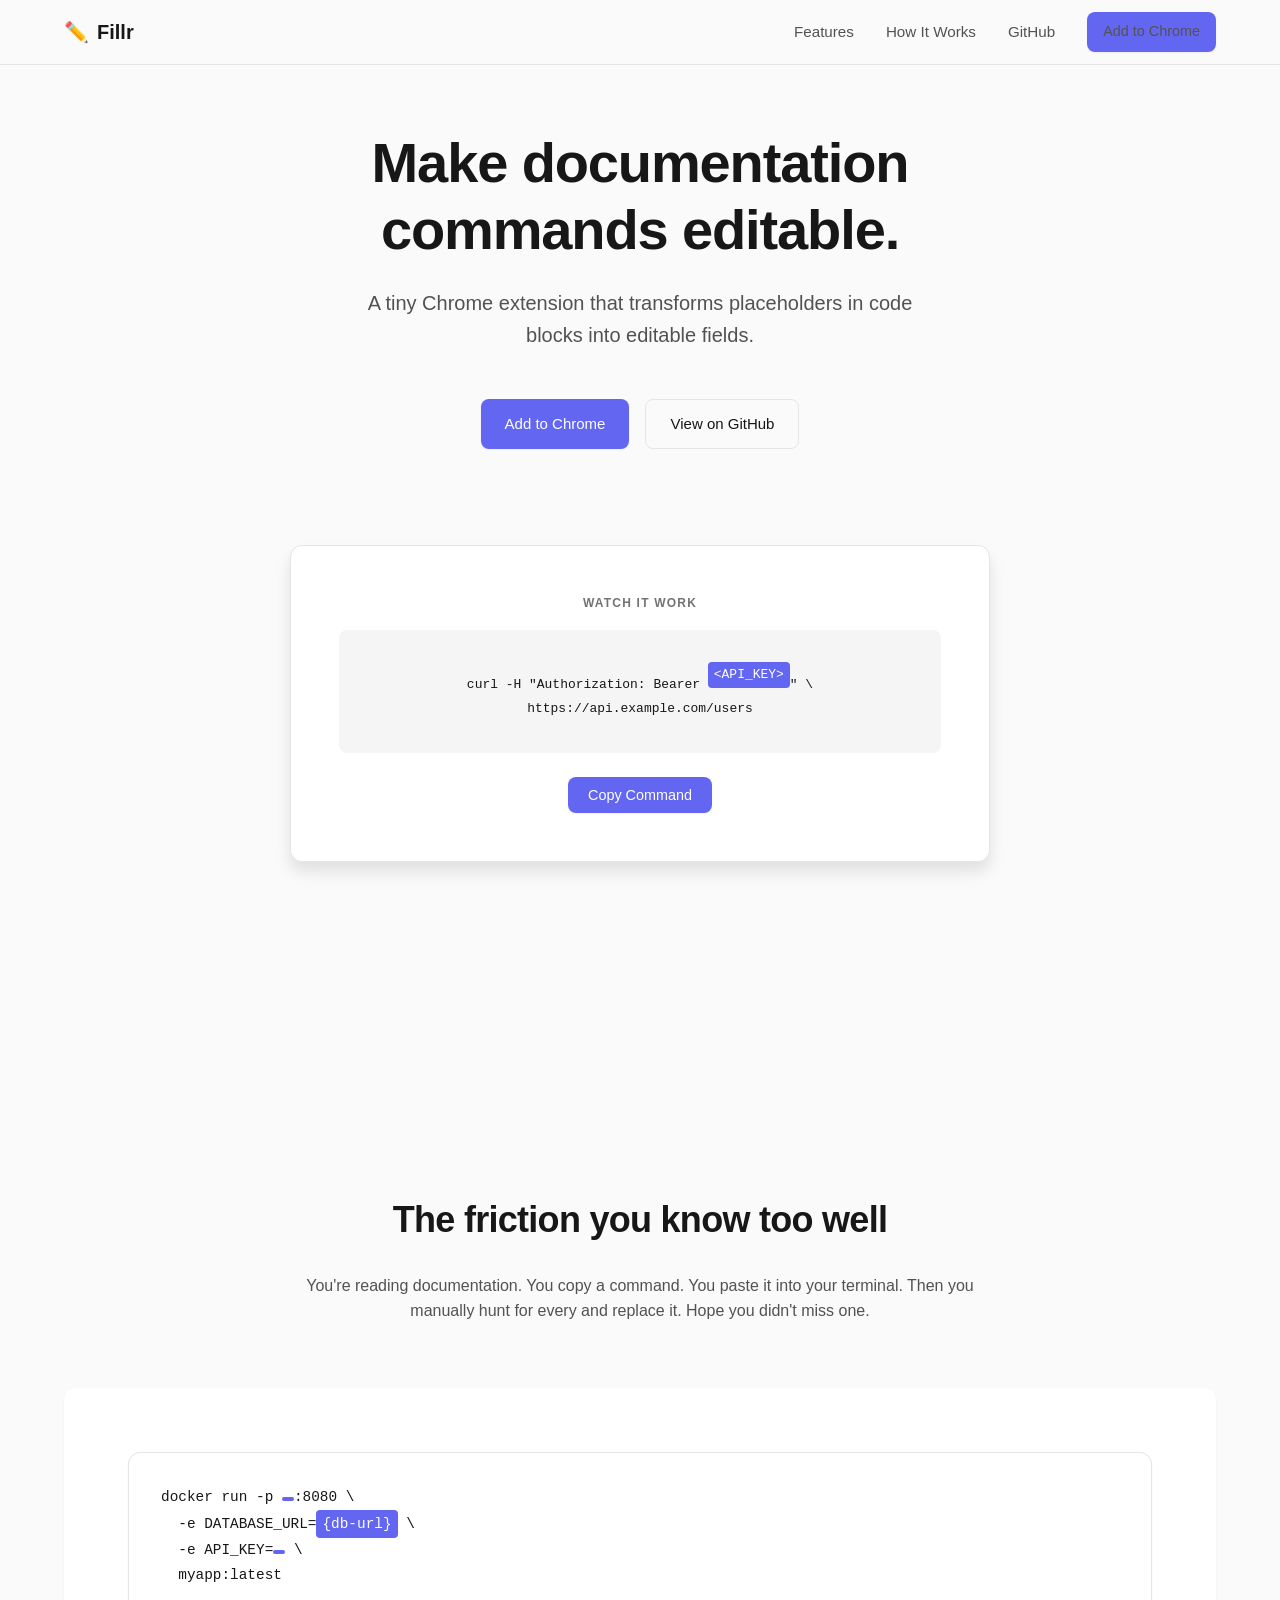
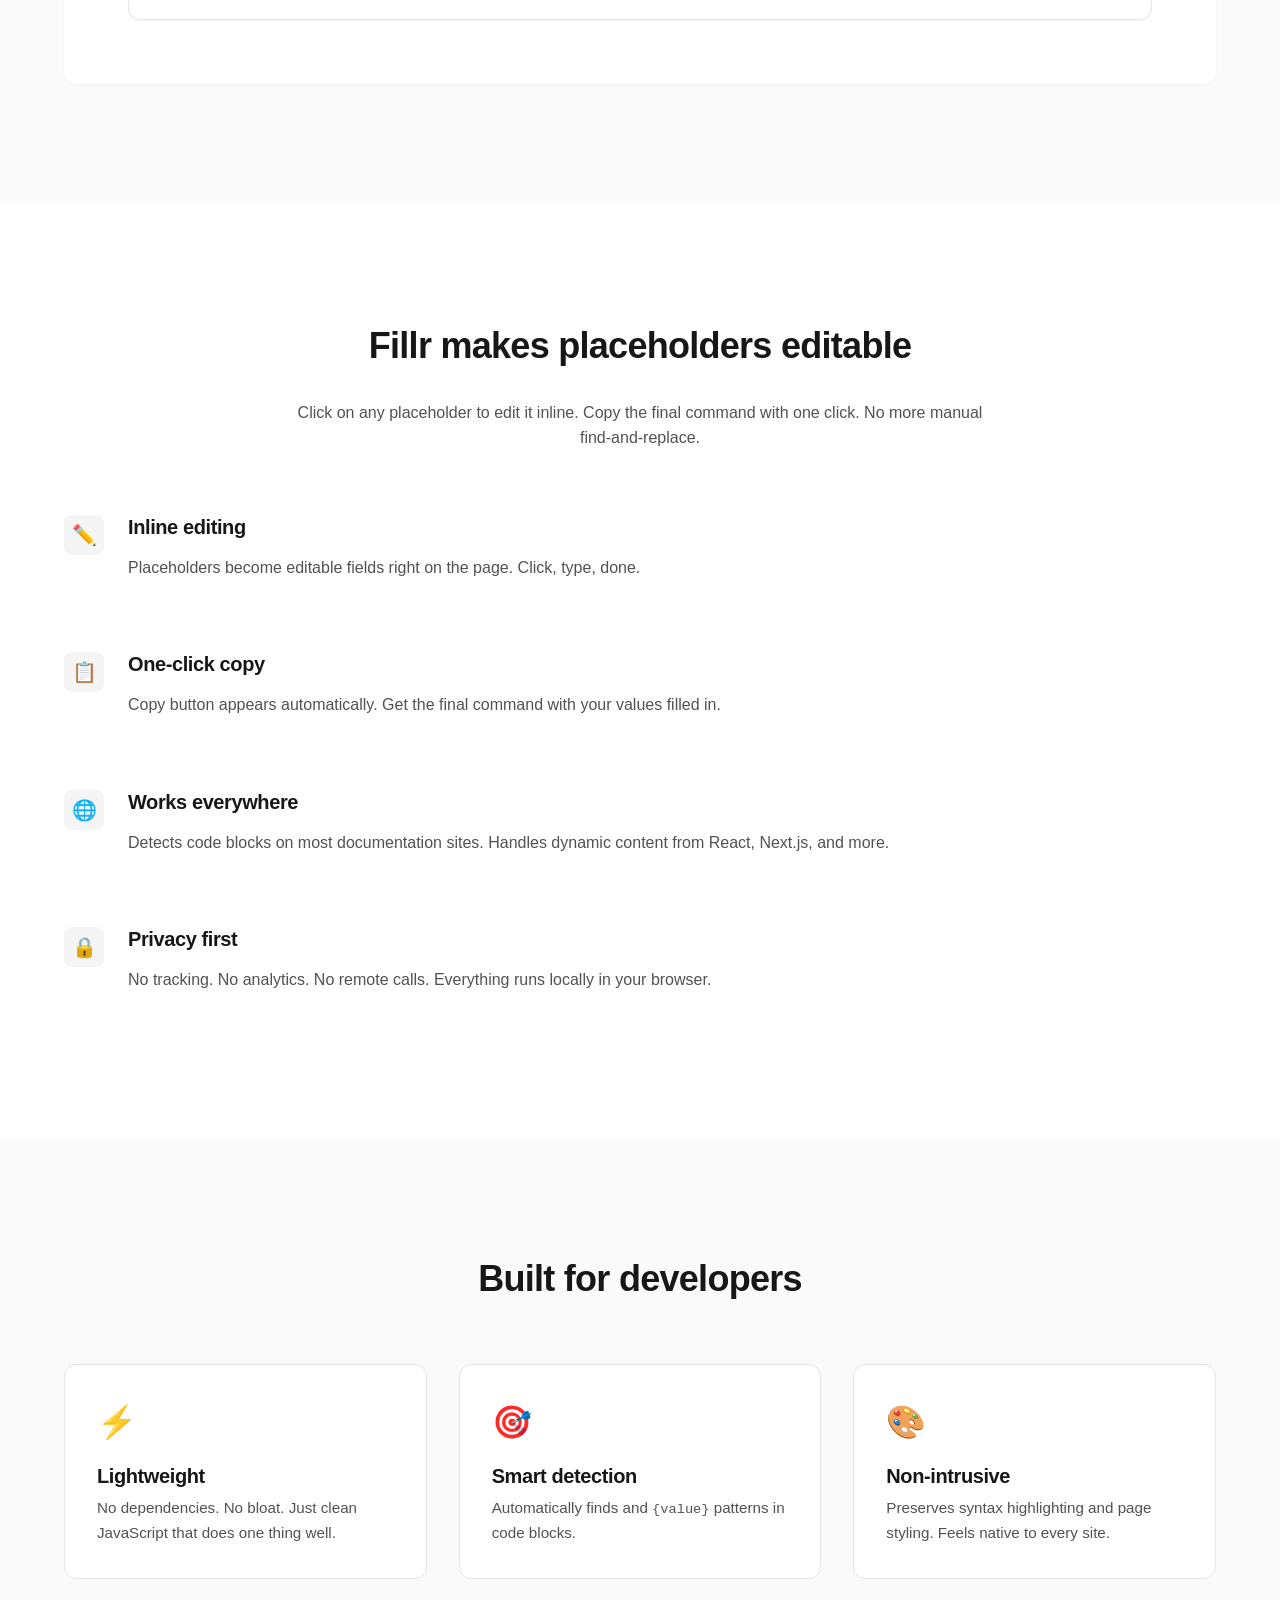
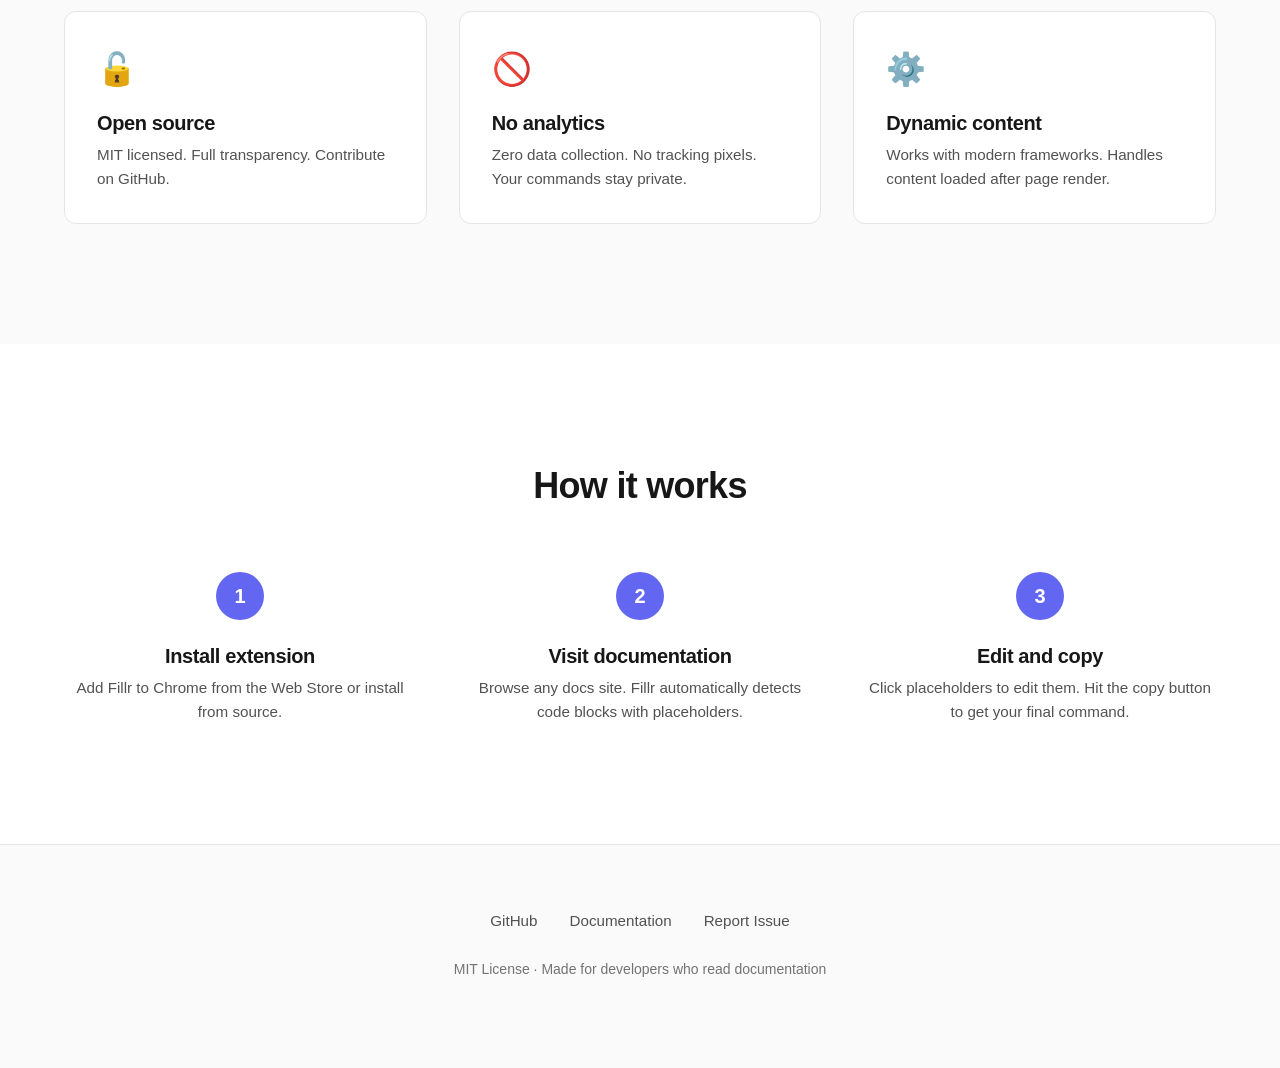
<file: docs/index.html>
<!DOCTYPE html>
<html lang="en">
<head>
  <meta charset="UTF-8">
  <meta name="viewport" content="width=device-width, initial-scale=1.0">
  <meta name="description" content="Fillr - Make documentation commands editable. A tiny developer tool for Chrome that transforms placeholders into editable fields.">
  <title>Fillr - Make documentation commands editable</title>
  
  <style>
    /* ============================================
       CSS CUSTOM PROPERTIES (Design Tokens)
       ============================================ */
    :root {
      /* Colors - Light Mode */
      --bg-primary: #fafafa;
      --bg-secondary: #ffffff;
      --bg-tertiary: #f5f5f5;
      --text-primary: #171717;
      --text-secondary: #525252;
      --text-tertiary: #737373;
      --border-color: #e5e5e5;
      --accent: #6366f1;
      --accent-hover: #4f46e5;
      --success: #10b981;
      
      /* Shadows */
      --shadow-sm: 0 1px 2px rgba(0, 0, 0, 0.05);
      --shadow-md: 0 4px 6px rgba(0, 0, 0, 0.07);
      --shadow-lg: 0 10px 15px rgba(0, 0, 0, 0.1);
      
      /* Spacing */
      --space-xs: 8px;
      --space-sm: 16px;
      --space-md: 24px;
      --space-lg: 32px;
      --space-xl: 48px;
      --space-2xl: 64px;
      --space-3xl: 96px;
      --space-4xl: 120px;
      
      /* Typography */
      --font-sans: -apple-system, BlinkMacSystemFont, "Segoe UI", Roboto, "Helvetica Neue", Arial, sans-serif;
      --font-mono: ui-monospace, SFMono-Regular, "SF Mono", Menlo, Consolas, "Liberation Mono", monospace;
      
      /* Border Radius */
      --radius-sm: 6px;
      --radius-md: 8px;
      --radius-lg: 12px;
    }
    
    /* Dark Mode */
    @media (prefers-color-scheme: dark) {
      :root {
        --bg-primary: #0a0a0a;
        --bg-secondary: #171717;
        --bg-tertiary: #262626;
        --text-primary: #ededed;
        --text-secondary: #a3a3a3;
        --text-tertiary: #737373;
        --border-color: #262626;
        --accent: #818cf8;
        --accent-hover: #6366f1;
        
        --shadow-sm: 0 1px 2px rgba(0, 0, 0, 0.3);
        --shadow-md: 0 4px 6px rgba(0, 0, 0, 0.4);
        --shadow-lg: 0 10px 15px rgba(0, 0, 0, 0.5);
      }
    }
    
    /* ============================================
       RESET & BASE STYLES
       ============================================ */
    * {
      margin: 0;
      padding: 0;
      box-sizing: border-box;
    }
    
    html {
      scroll-behavior: smooth;
    }
    
    body {
      font-family: var(--font-sans);
      font-size: 16px;
      line-height: 1.6;
      color: var(--text-primary);
      background-color: var(--bg-primary);
      -webkit-font-smoothing: antialiased;
      -moz-osx-font-smoothing: grayscale;
    }
    
    /* ============================================
       NAVBAR
       ============================================ */
    nav {
      position: sticky;
      top: 0;
      z-index: 100;
      background: var(--bg-secondary);
      border-bottom: 1px solid var(--border-color);
      backdrop-filter: blur(10px);
      -webkit-backdrop-filter: blur(10px);
    }
    
    /* Add transparency for glass effect */
    @supports (backdrop-filter: blur(10px)) or (-webkit-backdrop-filter: blur(10px)) {
      nav {
        background: rgba(250, 250, 250, 0.8);
      }
      
      @media (prefers-color-scheme: dark) {
        nav {
          background: rgba(23, 23, 23, 0.8);
        }
      }
    }
    
    .nav-container {
      max-width: 1200px;
      margin: 0 auto;
      padding: 0 var(--space-md);
      display: flex;
      align-items: center;
      justify-content: space-between;
      height: 64px;
    }
    
    .nav-logo {
      font-size: 1.25rem;
      font-weight: 600;
      color: var(--text-primary);
      text-decoration: none;
      display: flex;
      align-items: center;
      gap: var(--space-xs);
    }
    
    .nav-logo:hover {
      color: var(--accent);
    }
    
    .nav-links {
      display: flex;
      align-items: center;
      gap: var(--space-lg);
      list-style: none;
    }
    
    .nav-links a {
      color: var(--text-secondary);
      text-decoration: none;
      font-size: 0.95rem;
      font-weight: 500;
      transition: color 0.2s ease;
    }
    
    .nav-links a:hover {
      color: var(--text-primary);
    }
    
    .nav-cta {
      display: flex;
      gap: var(--space-sm);
    }
    
    .nav-cta .button {
      padding: 8px 16px;
      font-size: 0.9rem;
    }
    
    /* Mobile menu toggle */
    .nav-toggle {
      display: none;
      background: none;
      border: none;
      cursor: pointer;
      padding: var(--space-xs);
      color: var(--text-primary);
    }
    
    .nav-toggle span {
      display: block;
      width: 24px;
      height: 2px;
      background: currentColor;
      margin: 5px 0;
      transition: all 0.3s ease;
    }
    
    /* Mobile responsive */
    @media (max-width: 768px) {
      .nav-toggle {
        display: block;
      }
      
      .nav-links {
        position: absolute;
        top: 64px;
        left: 0;
        right: 0;
        background: var(--bg-secondary);
        border-bottom: 1px solid var(--border-color);
        flex-direction: column;
        gap: 0;
        padding: var(--space-md) 0;
        display: none;
      }
      
      .nav-links.active {
        display: flex;
      }
      
      .nav-links li {
        width: 100%;
        text-align: center;
        padding: var(--space-sm) var(--space-md);
      }
      
      .nav-cta {
        flex-direction: column;
        width: 100%;
        padding: 0 var(--space-md);
      }
      
      .nav-cta .button {
        width: 100%;
        justify-content: center;
      }
    }
    
    /* ============================================
       TYPOGRAPHY
       ============================================ */
    h1, h2, h3, h4 {
      font-weight: 600;
      line-height: 1.2;
      letter-spacing: -0.02em;
    }
    
    h1 {
      font-size: clamp(2.5rem, 5vw, 3.5rem);
      margin-bottom: var(--space-md);
    }
    
    h2 {
      font-size: clamp(1.75rem, 3vw, 2.25rem);
      margin-bottom: var(--space-lg);
    }
    
    h3 {
      font-size: 1.25rem;
      margin-bottom: var(--space-sm);
    }
    
    p {
      color: var(--text-secondary);
      margin-bottom: var(--space-md);
    }
    
    a {
      color: var(--accent);
      text-decoration: none;
      transition: color 0.2s ease;
    }
    
    a:hover {
      color: var(--accent-hover);
    }
    
    /* ============================================
       LAYOUT
       ============================================ */
    .container {
      max-width: 1200px;
      margin: 0 auto;
      padding: 0 var(--space-md);
    }
    
    section {
      padding: var(--space-4xl) 0;
    }
    
    /* Reduce spacing on mobile */
    @media (max-width: 768px) {
      section {
        padding: var(--space-3xl) 0;
      }
    }
    
    /* ============================================
       BUTTONS
       ============================================ */
    .button {
      display: inline-flex;
      align-items: center;
      gap: var(--space-xs);
      padding: 12px 24px;
      font-size: 15px;
      font-weight: 500;
      border-radius: var(--radius-md);
      border: none;
      cursor: pointer;
      transition: all 0.2s ease;
      text-decoration: none;
      font-family: var(--font-sans);
    }
    
    .button-primary {
      background: var(--accent);
      color: white;
      box-shadow: var(--shadow-sm);
    }
    
    .button-primary:hover {
      background: var(--accent-hover);
      transform: translateY(-1px);
      box-shadow: var(--shadow-md);
    }
    
    .button-secondary {
      background: transparent;
      color: var(--text-primary);
      border: 1.5px solid var(--border-color);
    }
    
    .button-secondary:hover {
      border-color: var(--text-secondary);
      transform: translateY(-1px);
    }
    
    .button-group {
      display: flex;
      gap: var(--space-sm);
      flex-wrap: wrap;
    }
    
    /* ============================================
       CODE BLOCKS
       ============================================ */
    code {
      font-family: var(--font-mono);
      font-size: 0.9em;
    }
    
    .code-block {
      background: var(--bg-secondary);
      border: 1px solid var(--border-color);
      border-radius: var(--radius-lg);
      padding: var(--space-lg);
      overflow-x: auto;
      box-shadow: var(--shadow-sm);
    }
    
    .code-block code {
      display: block;
      color: var(--text-primary);
      line-height: 1.7;
      white-space: pre;
    }
    
    /* Placeholder styling - mimics the extension's appearance */
    .placeholder {
      background: var(--accent);
      color: white;
      padding: 2px 6px;
      border-radius: 4px;
      font-weight: 500;
      display: inline-block;
    }
    
    .placeholder-edited {
      background: var(--success);
    }
    
    /* ============================================
       ANIMATED WORKFLOW DEMO
       ============================================ */
    
    /* Container for the animated demo */
    .workflow-demo {
      background: var(--bg-secondary);
      border: 1px solid var(--border-color);
      border-radius: var(--radius-lg);
      padding: var(--space-xl);
      box-shadow: var(--shadow-lg);
      max-width: 700px;
      margin: var(--space-3xl) auto;
      position: relative;
      overflow: hidden;
    }
    
    /* Code block container */
    .workflow-code {
      font-family: var(--font-mono);
      font-size: 0.9rem;
      line-height: 1.7;
      color: var(--text-primary);
      background: var(--bg-tertiary);
      padding: var(--space-lg);
      border-radius: var(--radius-md);
      position: relative;
      margin-bottom: var(--space-md);
    }
    
    /* Animated placeholder - starts as placeholder, then "types" the value */
    .workflow-placeholder {
      display: inline-block;
      background: var(--accent);
      color: white;
      padding: 2px 6px;
      border-radius: 4px;
      font-weight: 500;
      position: relative;
      overflow: hidden;
      min-width: 80px;
      text-align: center;
    }
    
    /* Initial placeholder text */
    .workflow-placeholder::before {
      content: attr(data-placeholder);
      display: block;
      animation: fadeOutPlaceholder 8s ease-in-out infinite;
    }
    
    /* Typed value that appears */
    .workflow-placeholder::after {
      content: attr(data-value);
      position: absolute;
      top: 2px;
      left: 6px;
      right: 6px;
      opacity: 0;
      animation: typeIn 8s ease-in-out infinite;
    }
    
    /* Typing animation - simulates character-by-character typing */
    @keyframes typeIn {
      0%, 20% {
        opacity: 0;
        width: 0;
      }
      25% {
        opacity: 1;
        width: 20%;
      }
      30% {
        width: 40%;
      }
      35% {
        width: 60%;
      }
      40% {
        width: 80%;
      }
      45%, 100% {
        opacity: 1;
        width: 100%;
      }
    }
    
    /* Fade out original placeholder text */
    @keyframes fadeOutPlaceholder {
      0%, 20% {
        opacity: 1;
      }
      25%, 100% {
        opacity: 0;
      }
    }
    
    /* Change placeholder background color when "edited" */
    .workflow-placeholder {
      animation: placeholderColorChange 8s ease-in-out infinite;
    }
    
    @keyframes placeholderColorChange {
      0%, 20% {
        background: var(--accent);
      }
      45%, 100% {
        background: var(--success);
      }
    }
    
    /* Cursor blink effect during typing */
    .workflow-placeholder::after {
      border-right: 2px solid white;
      animation: typeIn 8s ease-in-out infinite, blinkCursor 8s step-end infinite;
    }
    
    @keyframes blinkCursor {
      0%, 20% {
        border-right-color: transparent;
      }
      25%, 27% {
        border-right-color: white;
      }
      28%, 30% {
        border-right-color: transparent;
      }
      31%, 33% {
        border-right-color: white;
      }
      34%, 36% {
        border-right-color: transparent;
      }
      37%, 39% {
        border-right-color: white;
      }
      40%, 42% {
        border-right-color: transparent;
      }
      43%, 45% {
        border-right-color: white;
      }
      46%, 100% {
        border-right-color: transparent;
      }
    }
    
    /* Copy button animation */
    .workflow-copy-btn {
      display: inline-flex;
      align-items: center;
      gap: var(--space-xs);
      padding: 10px 20px;
      background: var(--accent);
      color: white;
      border: none;
      border-radius: var(--radius-md);
      font-family: var(--font-sans);
      font-size: 0.9rem;
      font-weight: 500;
      cursor: pointer;
      box-shadow: var(--shadow-sm);
      position: relative;
      overflow: visible;
      animation: buttonPulse 8s ease-in-out infinite;
    }
    
    /* Button press animation */
    @keyframes buttonPulse {
      0%, 50% {
        transform: scale(1);
        box-shadow: var(--shadow-sm);
      }
      55% {
        transform: scale(0.95);
        box-shadow: 0 1px 2px rgba(0, 0, 0, 0.1);
      }
      60%, 100% {
        transform: scale(1);
        box-shadow: var(--shadow-sm);
      }
    }
    
    /* Success checkmark that appears after "copy" */
    .workflow-copy-btn::after {
      content: '✓';
      position: absolute;
      top: -8px;
      right: -8px;
      width: 24px;
      height: 24px;
      background: var(--success);
      color: white;
      border-radius: 50%;
      display: flex;
      align-items: center;
      justify-content: center;
      font-size: 14px;
      font-weight: bold;
      opacity: 0;
      transform: scale(0);
      animation: showCheckmark 8s ease-in-out infinite;
    }
    
    @keyframes showCheckmark {
      0%, 60% {
        opacity: 0;
        transform: scale(0) rotate(-180deg);
      }
      65% {
        opacity: 1;
        transform: scale(1.2) rotate(0deg);
      }
      70% {
        transform: scale(1) rotate(0deg);
      }
      85% {
        opacity: 1;
        transform: scale(1) rotate(0deg);
      }
      95%, 100% {
        opacity: 0;
        transform: scale(0) rotate(180deg);
      }
    }
    
    /* Subtle glow effect on the code block during interaction */
    .workflow-code {
      animation: codeBlockGlow 8s ease-in-out infinite;
    }
    
    @keyframes codeBlockGlow {
      0%, 20% {
        box-shadow: none;
      }
      25%, 50% {
        box-shadow: 0 0 0 2px rgba(99, 102, 241, 0.1);
      }
      55%, 100% {
        box-shadow: none;
      }
    }
    
    /* Demo label */
    .workflow-label {
      font-size: 0.75rem;
      font-weight: 600;
      color: var(--text-tertiary);
      text-transform: uppercase;
      letter-spacing: 0.1em;
      margin-bottom: var(--space-sm);
      text-align: center;
    }
    
    /* Responsive adjustments */
    @media (max-width: 768px) {
      .workflow-demo {
        padding: var(--space-lg);
      }
      
      .workflow-code {
        font-size: 0.8rem;
        padding: var(--space-md);
      }
      
      .workflow-placeholder {
        min-width: 60px;
        font-size: 0.85rem;
      }
    }
    
    /* ============================================
       HERO SECTION
       ============================================ */
    .hero {
      text-align: center;
      padding-top: var(--space-2xl);
    }
    
    .hero h1 {
      max-width: 800px;
      margin-left: auto;
      margin-right: auto;
    }
    
    .hero-subtext {
      font-size: 1.25rem;
      color: var(--text-secondary);
      max-width: 600px;
      margin: 0 auto var(--space-xl);
    }
    
    .hero-demo {
      margin-top: var(--space-3xl);
      display: grid;
      gap: var(--space-lg);
      max-width: 700px;
      margin-left: auto;
      margin-right: auto;
    }
    
    .demo-label {
      font-size: 0.875rem;
      font-weight: 500;
      color: var(--text-tertiary);
      text-transform: uppercase;
      letter-spacing: 0.05em;
      margin-bottom: var(--space-xs);
    }
    
    /* ============================================
       PROBLEM & SOLUTION SECTIONS
       ============================================ */
    .problem, .solution {
      background: var(--bg-secondary);
      border-radius: var(--radius-lg);
      padding: var(--space-2xl);
      box-shadow: var(--shadow-sm);
    }
    
    .section-intro {
      max-width: 700px;
      margin: 0 auto var(--space-2xl);
      text-align: center;
    }
    
    .solution-grid {
      display: grid;
      gap: var(--space-xl);
      margin-top: var(--space-xl);
    }
    
    .solution-item {
      display: flex;
      gap: var(--space-md);
      align-items: start;
    }
    
    .solution-icon {
      flex-shrink: 0;
      width: 40px;
      height: 40px;
      background: var(--bg-tertiary);
      border-radius: var(--radius-md);
      display: flex;
      align-items: center;
      justify-content: center;
      font-size: 1.25rem;
    }
    
    /* ============================================
       FEATURES GRID
       ============================================ */
    .features-grid {
      display: grid;
      grid-template-columns: repeat(auto-fit, minmax(280px, 1fr));
      gap: var(--space-lg);
      margin-top: var(--space-2xl);
    }
    
    .feature-card {
      background: var(--bg-secondary);
      border: 1px solid var(--border-color);
      border-radius: var(--radius-lg);
      padding: var(--space-lg);
      transition: all 0.2s ease;
    }
    
    .feature-card:hover {
      transform: translateY(-2px);
      box-shadow: var(--shadow-md);
    }
    
    .feature-icon {
      font-size: 2rem;
      margin-bottom: var(--space-sm);
    }
    
    .feature-card h3 {
      margin-bottom: var(--space-xs);
    }
    
    .feature-card p {
      font-size: 0.95rem;
      margin-bottom: 0;
    }
    
    /* ============================================
       HOW IT WORKS
       ============================================ */
    .steps {
      display: grid;
      grid-template-columns: repeat(auto-fit, minmax(250px, 1fr));
      gap: var(--space-xl);
      margin-top: var(--space-2xl);
    }
    
    .step {
      text-align: center;
    }
    
    .step-number {
      display: inline-flex;
      align-items: center;
      justify-content: center;
      width: 48px;
      height: 48px;
      background: var(--accent);
      color: white;
      border-radius: 50%;
      font-size: 1.25rem;
      font-weight: 600;
      margin-bottom: var(--space-md);
    }
    
    .step h3 {
      margin-bottom: var(--space-xs);
    }
    
    .step p {
      font-size: 0.95rem;
      margin-bottom: 0;
    }
    
    /* ============================================
       FOOTER
       ============================================ */
    footer {
      border-top: 1px solid var(--border-color);
      padding: var(--space-2xl) 0;
      text-align: center;
    }
    
    .footer-content {
      display: flex;
      flex-direction: column;
      gap: var(--space-md);
      align-items: center;
    }
    
    .footer-links {
      display: flex;
      gap: var(--space-lg);
      flex-wrap: wrap;
      justify-content: center;
    }
    
    .footer-links a {
      color: var(--text-secondary);
      font-size: 0.95rem;
    }
    
    .footer-note {
      font-size: 0.875rem;
      color: var(--text-tertiary);
    }
    
    /* ============================================
       RESPONSIVE
       ============================================ */
    @media (max-width: 768px) {
      .button-group {
        width: 100%;
      }
      
      .button {
        flex: 1;
        justify-content: center;
      }
      
      .solution-item {
        flex-direction: column;
      }
      
      .steps {
        grid-template-columns: 1fr;
      }
      
      .footer-links {
        flex-direction: column;
        gap: var(--space-sm);
      }
    }
  </style>
</head>
<body>
  
  <!-- ============================================
       NAVIGATION
       ============================================ -->
  <nav>
    <div class="nav-container">
      <a href="#" class="nav-logo">
        <span>✏️</span>
        <span>Fillr</span>
      </a>
      
      <button class="nav-toggle" aria-label="Toggle navigation" onclick="toggleNav()">
        <span></span>
        <span></span>
        <span></span>
      </button>
      
      <ul class="nav-links" id="navLinks">
        <li><a href="#features">Features</a></li>
        <li><a href="#how-it-works">How It Works</a></li>
        <li><a href="https://github.com/abdulhakkeempa/fillr">GitHub</a></li>
        <li class="nav-cta">
          <a href="https://chrome.google.com/webstore" class="button button-primary">
            <span>Add to Chrome</span>
          </a>
        </li>
      </ul>
    </div>
  </nav>
  
  <!-- ============================================
       HERO SECTION
       ============================================ -->
  <section class="hero">
    <div class="container">
      <h1>Make documentation commands editable.</h1>
      <p class="hero-subtext">
        A tiny Chrome extension that transforms placeholders in code blocks into editable fields.
      </p>
      
      <div class="button-group" style="justify-content: center;">
        <a href="https://chrome.google.com/webstore" class="button button-primary">
          <span>Add to Chrome</span>
        </a>
        <a href="https://github.com/abdulhakkeempa/fillr" class="button button-secondary">
          <span>View on GitHub</span>
        </a>
      </div>
      
      <!-- Animated Workflow Demo -->
      <div class="workflow-demo">
        <div class="workflow-label">Watch it work</div>
        <div class="workflow-code">
          <code>curl -H "Authorization: Bearer <span class="workflow-placeholder" data-placeholder="<API_KEY>" data-value="sk_live_abc123xyz"></span>" \
  https://api.example.com/users</code>
        </div>
        <button class="workflow-copy-btn">
          <span>Copy Command</span>
        </button>
      </div>
    </div>
  </section>
  
  <!-- ============================================
       PROBLEM SECTION
       ============================================ -->
  <section>
    <div class="container">
      <div class="section-intro">
        <h2>The friction you know too well</h2>
        <p>
          You're reading documentation. You copy a command. You paste it into your terminal. 
          Then you manually hunt for every <code><placeholder></code> and replace it. 
          Hope you didn't miss one.
        </p>
      </div>
      
      <div class="problem">
        <div class="code-block">
          <code>docker run -p <span class="placeholder"><port></span>:8080 \
  -e DATABASE_URL=<span class="placeholder">{db-url}</span> \
  -e API_KEY=<span class="placeholder"><your-key></span> \
  myapp:latest</code>
        </div>
      </div>
    </div>
  </section>
  
  <!-- ============================================
       SOLUTION SECTION
       ============================================ -->
  <section style="background: var(--bg-secondary);">
    <div class="container">
      <div class="section-intro">
        <h2>Fillr makes placeholders editable</h2>
        <p>
          Click on any placeholder to edit it inline. Copy the final command with one click. 
          No more manual find-and-replace.
        </p>
      </div>
      
      <div class="solution-grid">
        <div class="solution-item">
          <div class="solution-icon">✏️</div>
          <div>
            <h3>Inline editing</h3>
            <p>Placeholders become editable fields right on the page. Click, type, done.</p>
          </div>
        </div>
        
        <div class="solution-item">
          <div class="solution-icon">📋</div>
          <div>
            <h3>One-click copy</h3>
            <p>Copy button appears automatically. Get the final command with your values filled in.</p>
          </div>
        </div>
        
        <div class="solution-item">
          <div class="solution-icon">🌐</div>
          <div>
            <h3>Works everywhere</h3>
            <p>Detects code blocks on most documentation sites. Handles dynamic content from React, Next.js, and more.</p>
          </div>
        </div>
        
        <div class="solution-item">
          <div class="solution-icon">🔒</div>
          <div>
            <h3>Privacy first</h3>
            <p>No tracking. No analytics. No remote calls. Everything runs locally in your browser.</p>
          </div>
        </div>
      </div>
    </div>
  </section>
  
  <!-- ============================================
       FEATURES SECTION
       ============================================ -->
  <section id="features">
    <div class="container">
      <div class="section-intro">
        <h2>Built for developers</h2>
      </div>
      
      <div class="features-grid">
        <div class="feature-card">
          <div class="feature-icon">⚡</div>
          <h3>Lightweight</h3>
          <p>No dependencies. No bloat. Just clean JavaScript that does one thing well.</p>
        </div>
        
        <div class="feature-card">
          <div class="feature-icon">🎯</div>
          <h3>Smart detection</h3>
          <p>Automatically finds <code><value></code> and <code>{value}</code> patterns in code blocks.</p>
        </div>
        
        <div class="feature-card">
          <div class="feature-icon">🎨</div>
          <h3>Non-intrusive</h3>
          <p>Preserves syntax highlighting and page styling. Feels native to every site.</p>
        </div>
        
        <div class="feature-card">
          <div class="feature-icon">🔓</div>
          <h3>Open source</h3>
          <p>MIT licensed. Full transparency. Contribute on GitHub.</p>
        </div>
        
        <div class="feature-card">
          <div class="feature-icon">🚫</div>
          <h3>No analytics</h3>
          <p>Zero data collection. No tracking pixels. Your commands stay private.</p>
        </div>
        
        <div class="feature-card">
          <div class="feature-icon">⚙️</div>
          <h3>Dynamic content</h3>
          <p>Works with modern frameworks. Handles content loaded after page render.</p>
        </div>
      </div>
    </div>
  </section>
  
  <!-- ============================================
       HOW IT WORKS SECTION
       ============================================ -->
  <section id="how-it-works" style="background: var(--bg-secondary);">
    <div class="container">
      <div class="section-intro">
        <h2>How it works</h2>
      </div>
      
      <div class="steps">
        <div class="step">
          <div class="step-number">1</div>
          <h3>Install extension</h3>
          <p>Add Fillr to Chrome from the Web Store or install from source.</p>
        </div>
        
        <div class="step">
          <div class="step-number">2</div>
          <h3>Visit documentation</h3>
          <p>Browse any docs site. Fillr automatically detects code blocks with placeholders.</p>
        </div>
        
        <div class="step">
          <div class="step-number">3</div>
          <h3>Edit and copy</h3>
          <p>Click placeholders to edit them. Hit the copy button to get your final command.</p>
        </div>
      </div>
    </div>
  </section>
  
  <!-- ============================================
       FOOTER
       ============================================ -->
  <footer>
    <div class="container">
      <div class="footer-content">
        <div class="footer-links">
          <a href="https://github.com/abdulhakkeempa/fillr">GitHub</a>
          <a href="https://github.com/abdulhakkeempa/fillr/blob/main/README.md">Documentation</a>
          <a href="https://github.com/abdulhakkeempa/fillr/issues">Report Issue</a>
        </div>
        
        <p class="footer-note">
          MIT License · Made for developers who read documentation
        </p>
      </div>
    </div>
  </footer>
  
  <!-- ============================================
       MOBILE NAVIGATION SCRIPT
       ============================================ -->
  <script>
    function toggleNav() {
      const navLinks = document.getElementById('navLinks');
      navLinks.classList.toggle('active');
    }
    
    // Close mobile nav when clicking a link
    document.querySelectorAll('.nav-links a').forEach(link => {
      link.addEventListener('click', () => {
        const navLinks = document.getElementById('navLinks');
        navLinks.classList.remove('active');
      });
    });
  </script>
  
</body>
</html>
</file>
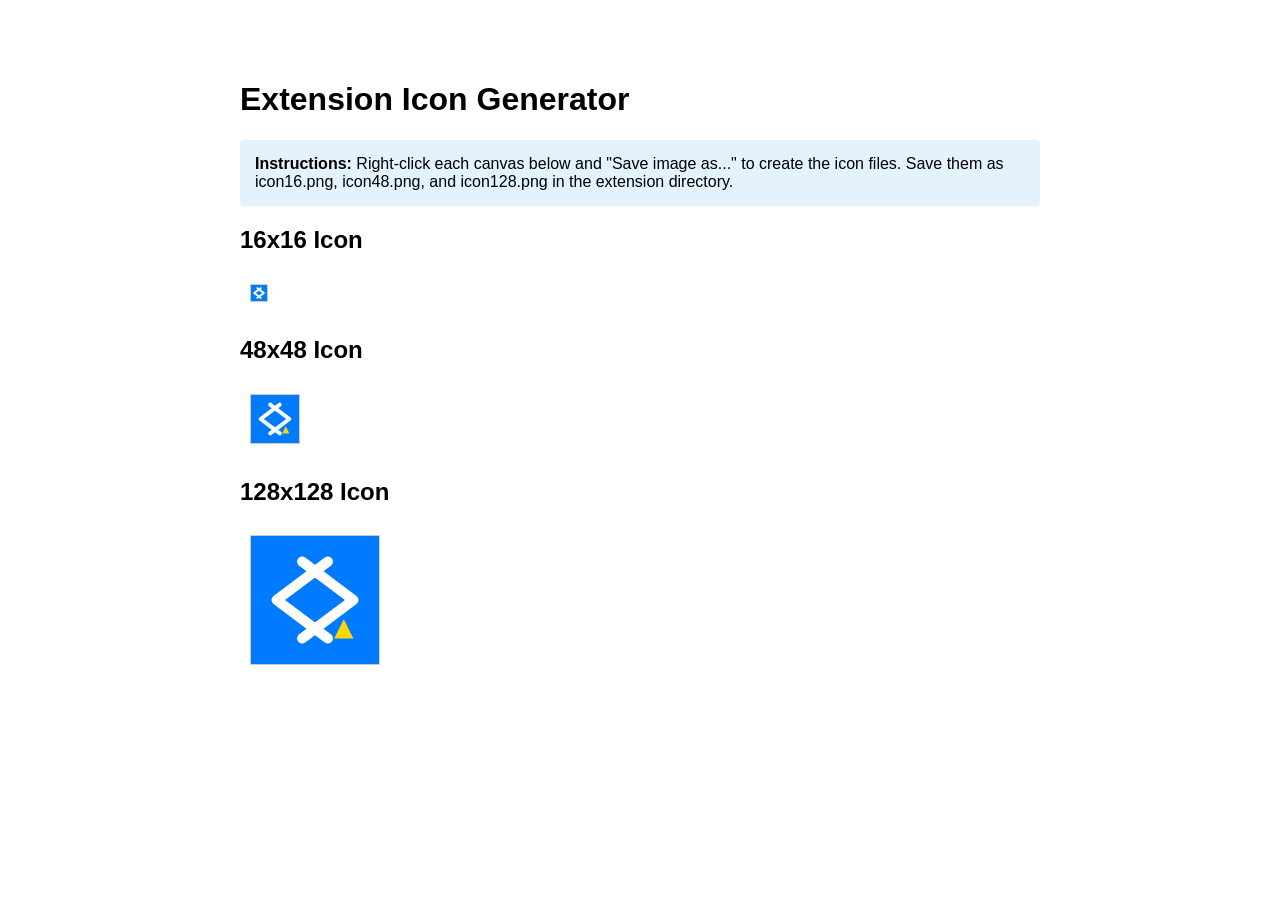
<file: generate-icons.html>
<!DOCTYPE html>
<html lang="en">
<head>
  <meta charset="UTF-8">
  <meta name="viewport" content="width=device-width, initial-scale=1.0">
  <title>Generate Extension Icons</title>
  <style>
    body {
      font-family: Arial, sans-serif;
      max-width: 800px;
      margin: 40px auto;
      padding: 20px;
    }
    canvas {
      border: 1px solid #ccc;
      margin: 10px;
    }
    .info {
      background: #e3f2fd;
      padding: 15px;
      border-radius: 4px;
      margin: 20px 0;
    }
  </style>
</head>
<body>
  <h1>Extension Icon Generator</h1>
  
  <div class="info">
    <strong>Instructions:</strong> Right-click each canvas below and "Save image as..." to create the icon files.
    Save them as icon16.png, icon48.png, and icon128.png in the extension directory.
  </div>

  <h2>16x16 Icon</h2>
  <canvas id="icon16" width="16" height="16"></canvas>

  <h2>48x48 Icon</h2>
  <canvas id="icon48" width="48" height="48"></canvas>

  <h2>128x128 Icon</h2>
  <canvas id="icon128" width="128" height="128"></canvas>

  <script>
    function drawIcon(canvasId, size) {
      const canvas = document.getElementById(canvasId);
      const ctx = canvas.getContext('2d');
      
      // Background
      ctx.fillStyle = '#007bff';
      ctx.fillRect(0, 0, size, size);
      
      // Draw code brackets symbol
      const padding = size * 0.2;
      const lineWidth = Math.max(2, size * 0.08);
      
      ctx.strokeStyle = '#ffffff';
      ctx.lineWidth = lineWidth;
      ctx.lineCap = 'round';
      ctx.lineJoin = 'round';
      
      // Left angle bracket <
      ctx.beginPath();
      ctx.moveTo(size * 0.6, padding);
      ctx.lineTo(padding, size * 0.5);
      ctx.lineTo(size * 0.6, size - padding);
      ctx.stroke();
      
      // Right angle bracket >
      ctx.beginPath();
      ctx.moveTo(size * 0.4, padding);
      ctx.lineTo(size - padding, size * 0.5);
      ctx.lineTo(size * 0.4, size - padding);
      ctx.stroke();
      
      // Add edit pencil indicator (small)
      if (size >= 48) {
        const pencilSize = size * 0.15;
        const pencilX = size - padding - pencilSize;
        const pencilY = size - padding - pencilSize;
        
        ctx.fillStyle = '#ffd700';
        ctx.beginPath();
        ctx.moveTo(pencilX, pencilY + pencilSize);
        ctx.lineTo(pencilX + pencilSize, pencilY + pencilSize);
        ctx.lineTo(pencilX + pencilSize * 0.5, pencilY);
        ctx.closePath();
        ctx.fill();
      }
    }

    // Generate all icons
    drawIcon('icon16', 16);
    drawIcon('icon48', 48);
    drawIcon('icon128', 128);
  </script>
</body>
</html>
</file>
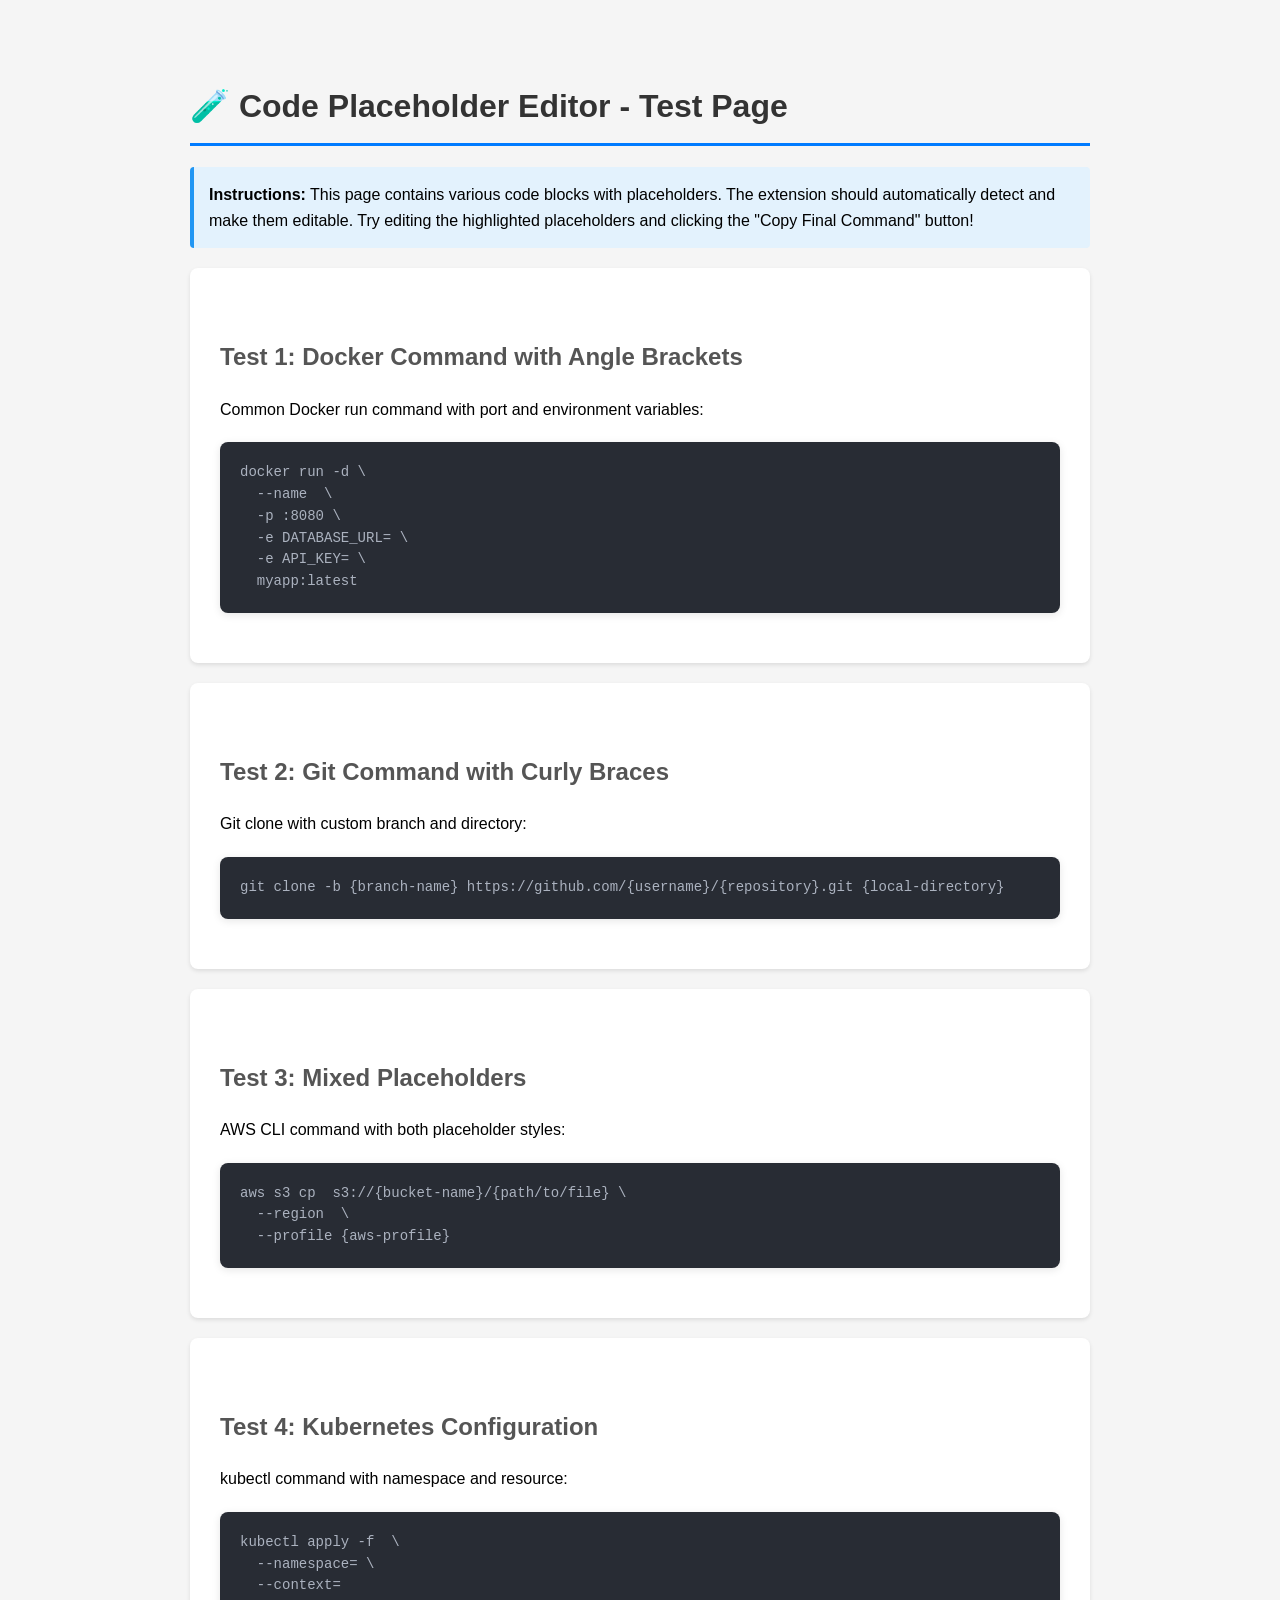
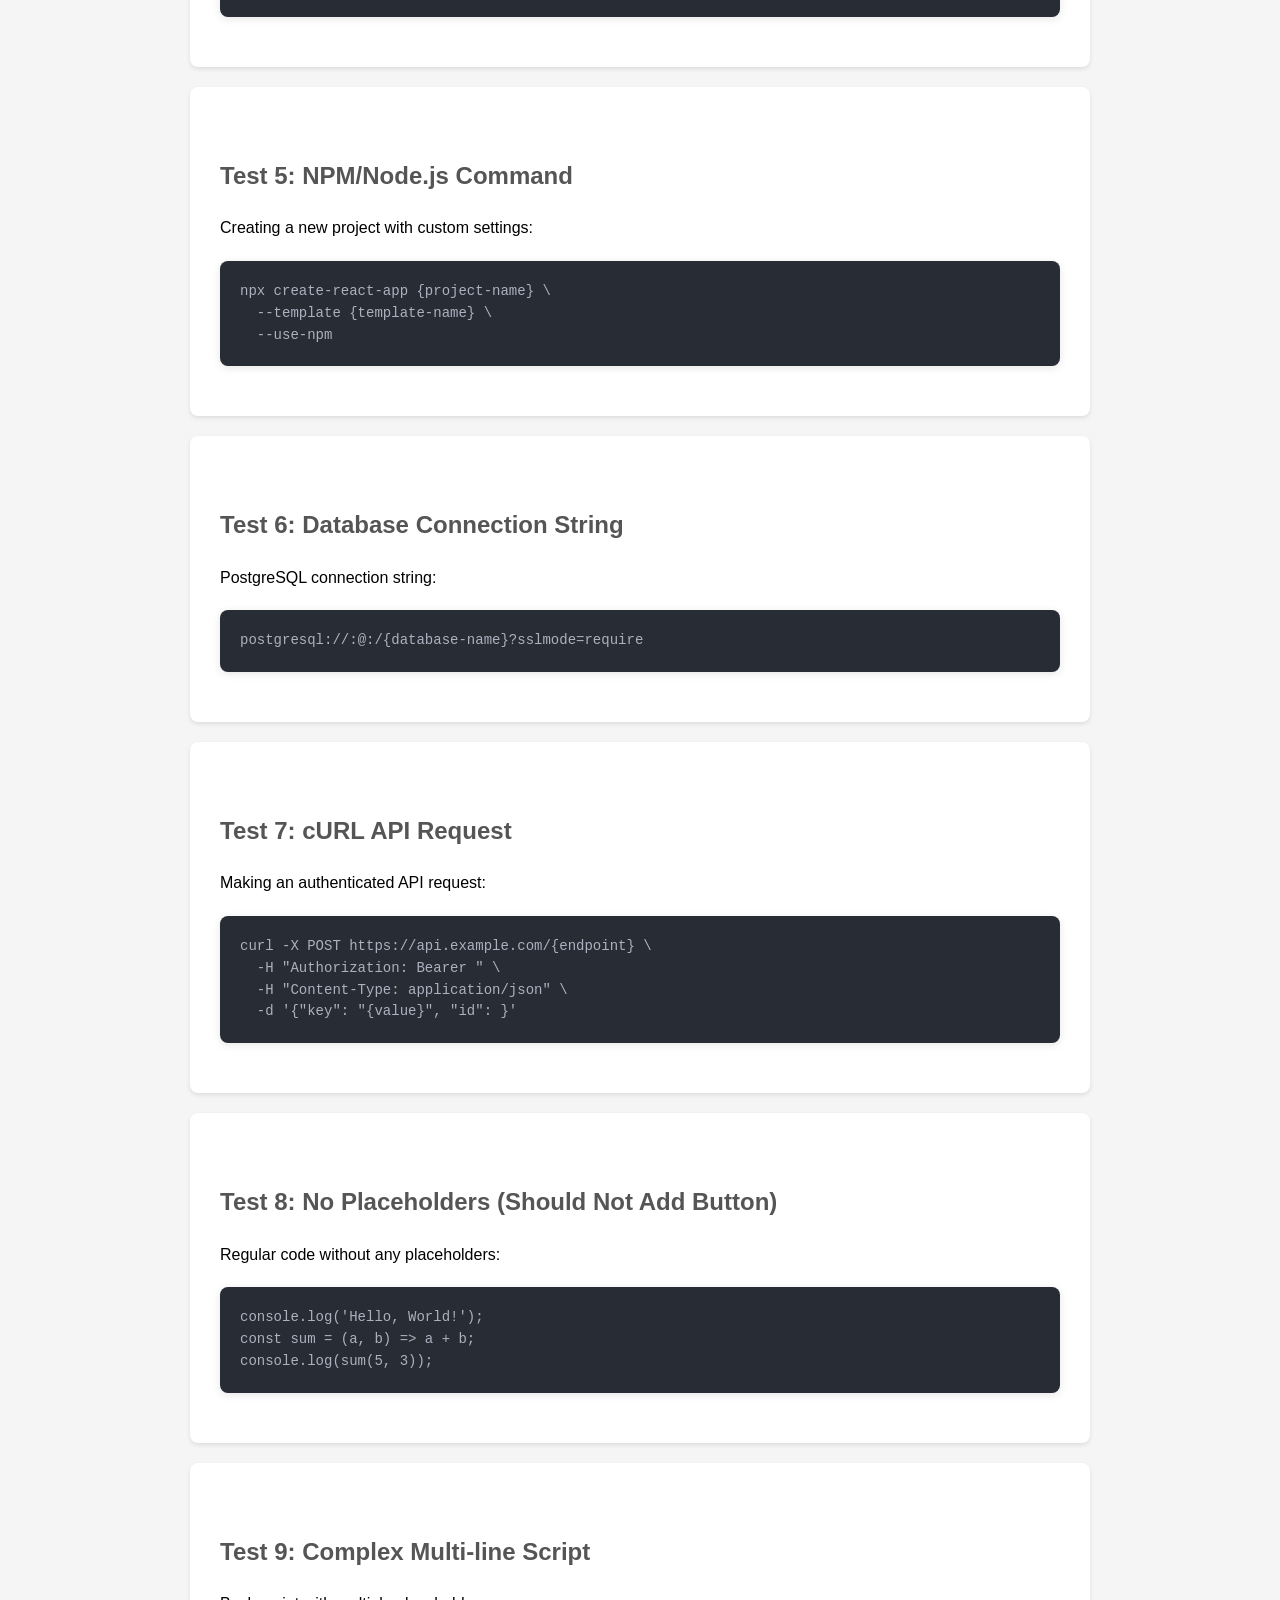
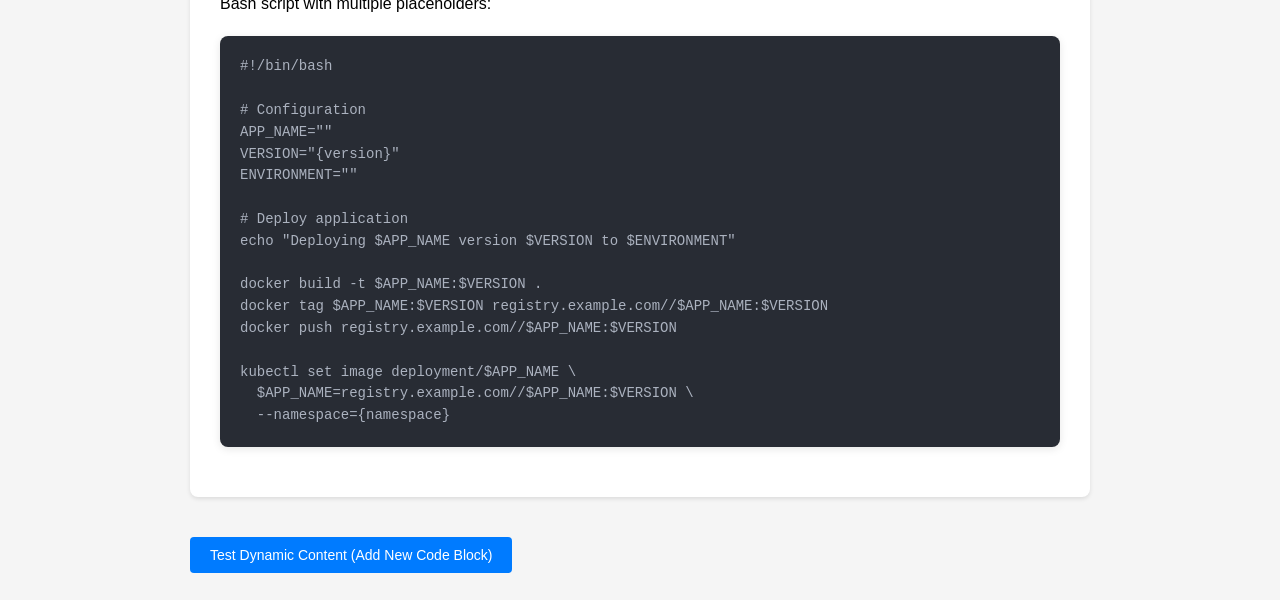
<file: test.html>
<!DOCTYPE html>
<html lang="en">
<head>
  <meta charset="UTF-8">
  <meta name="viewport" content="width=device-width, initial-scale=1.0">
  <title>Code Placeholder Editor - Test Page</title>
  <style>
    body {
      font-family: -apple-system, BlinkMacSystemFont, 'Segoe UI', Roboto, sans-serif;
      max-width: 900px;
      margin: 40px auto;
      padding: 20px;
      line-height: 1.6;
      background: #f5f5f5;
    }
    
    h1 {
      color: #333;
      border-bottom: 3px solid #007bff;
      padding-bottom: 10px;
    }
    
    h2 {
      color: #555;
      margin-top: 40px;
    }
    
    pre {
      background: #282c34;
      color: #abb2bf;
      padding: 20px;
      border-radius: 8px;
      overflow-x: auto;
      margin: 20px 0;
      box-shadow: 0 2px 8px rgba(0,0,0,0.1);
    }
    
    code {
      font-family: 'Courier New', Courier, monospace;
      font-size: 14px;
      line-height: 1.5;
    }
    
    .info {
      background: #e3f2fd;
      border-left: 4px solid #2196f3;
      padding: 15px;
      margin: 20px 0;
      border-radius: 4px;
    }
    
    .section {
      background: white;
      padding: 30px;
      margin: 20px 0;
      border-radius: 8px;
      box-shadow: 0 2px 4px rgba(0,0,0,0.1);
    }
    
    button {
      background: #007bff;
      color: white;
      border: none;
      padding: 10px 20px;
      border-radius: 4px;
      cursor: pointer;
      font-size: 14px;
      margin-top: 20px;
    }
    
    button:hover {
      background: #0056b3;
    }
  </style>
</head>
<body>
  <h1>🧪 Code Placeholder Editor - Test Page</h1>
  
  <div class="info">
    <strong>Instructions:</strong> This page contains various code blocks with placeholders. 
    The extension should automatically detect and make them editable. Try editing the highlighted 
    placeholders and clicking the "Copy Final Command" button!
  </div>

  <div class="section">
    <h2>Test 1: Docker Command with Angle Brackets</h2>
    <p>Common Docker run command with port and environment variables:</p>
    <pre><code>docker run -d \
  --name <container-name> \
  -p <host-port>:8080 \
  -e DATABASE_URL=<db-connection-string> \
  -e API_KEY=<your-api-key> \
  myapp:latest</code></pre>
  </div>

  <div class="section">
    <h2>Test 2: Git Command with Curly Braces</h2>
    <p>Git clone with custom branch and directory:</p>
    <pre><code>git clone -b {branch-name} https://github.com/{username}/{repository}.git {local-directory}</code></pre>
  </div>

  <div class="section">
    <h2>Test 3: Mixed Placeholders</h2>
    <p>AWS CLI command with both placeholder styles:</p>
    <pre><code>aws s3 cp <local-file> s3://{bucket-name}/{path/to/file} \
  --region <aws-region> \
  --profile {aws-profile}</code></pre>
  </div>

  <div class="section">
    <h2>Test 4: Kubernetes Configuration</h2>
    <p>kubectl command with namespace and resource:</p>
    <pre><code>kubectl apply -f <manifest-file> \
  --namespace=<namespace> \
  --context=<cluster-context></code></pre>
  </div>

  <div class="section">
    <h2>Test 5: NPM/Node.js Command</h2>
    <p>Creating a new project with custom settings:</p>
    <pre><code>npx create-react-app {project-name} \
  --template {template-name} \
  --use-npm</code></pre>
  </div>

  <div class="section">
    <h2>Test 6: Database Connection String</h2>
    <p>PostgreSQL connection string:</p>
    <pre><code>postgresql://<username>:<password>@<host>:<port>/{database-name}?sslmode=require</code></pre>
  </div>

  <div class="section">
    <h2>Test 7: cURL API Request</h2>
    <p>Making an authenticated API request:</p>
    <pre><code>curl -X POST https://api.example.com/{endpoint} \
  -H "Authorization: Bearer <access-token>" \
  -H "Content-Type: application/json" \
  -d '{"key": "{value}", "id": <user-id>}'</code></pre>
  </div>

  <div class="section">
    <h2>Test 8: No Placeholders (Should Not Add Button)</h2>
    <p>Regular code without any placeholders:</p>
    <pre><code>console.log('Hello, World!');
const sum = (a, b) => a + b;
console.log(sum(5, 3));</code></pre>
  </div>

  <div class="section">
    <h2>Test 9: Complex Multi-line Script</h2>
    <p>Bash script with multiple placeholders:</p>
    <pre><code>#!/bin/bash

# Configuration
APP_NAME="<application-name>"
VERSION="{version}"
ENVIRONMENT="<environment>"

# Deploy application
echo "Deploying $APP_NAME version $VERSION to $ENVIRONMENT"

docker build -t $APP_NAME:$VERSION .
docker tag $APP_NAME:$VERSION registry.example.com/<org-name>/$APP_NAME:$VERSION
docker push registry.example.com/<org-name>/$APP_NAME:$VERSION

kubectl set image deployment/$APP_NAME \
  $APP_NAME=registry.example.com/<org-name>/$APP_NAME:$VERSION \
  --namespace={namespace}</code></pre>
  </div>

  <button onclick="addDynamicContent()">Test Dynamic Content (Add New Code Block)</button>

  <div id="dynamic-content"></div>

  <script>
    function addDynamicContent() {
      const container = document.getElementById('dynamic-content');
      const newSection = document.createElement('div');
      newSection.className = 'section';
      newSection.innerHTML = `
        <h2>Test 10: Dynamically Added Content</h2>
        <p>This code block was added after page load to test MutationObserver:</p>
        <pre><code>ssh <username>@<hostname> -p {port} -i {path/to/key}</code></pre>
      `;
      container.appendChild(newSection);
    }
  </script>
</body>
</html>
</file>
